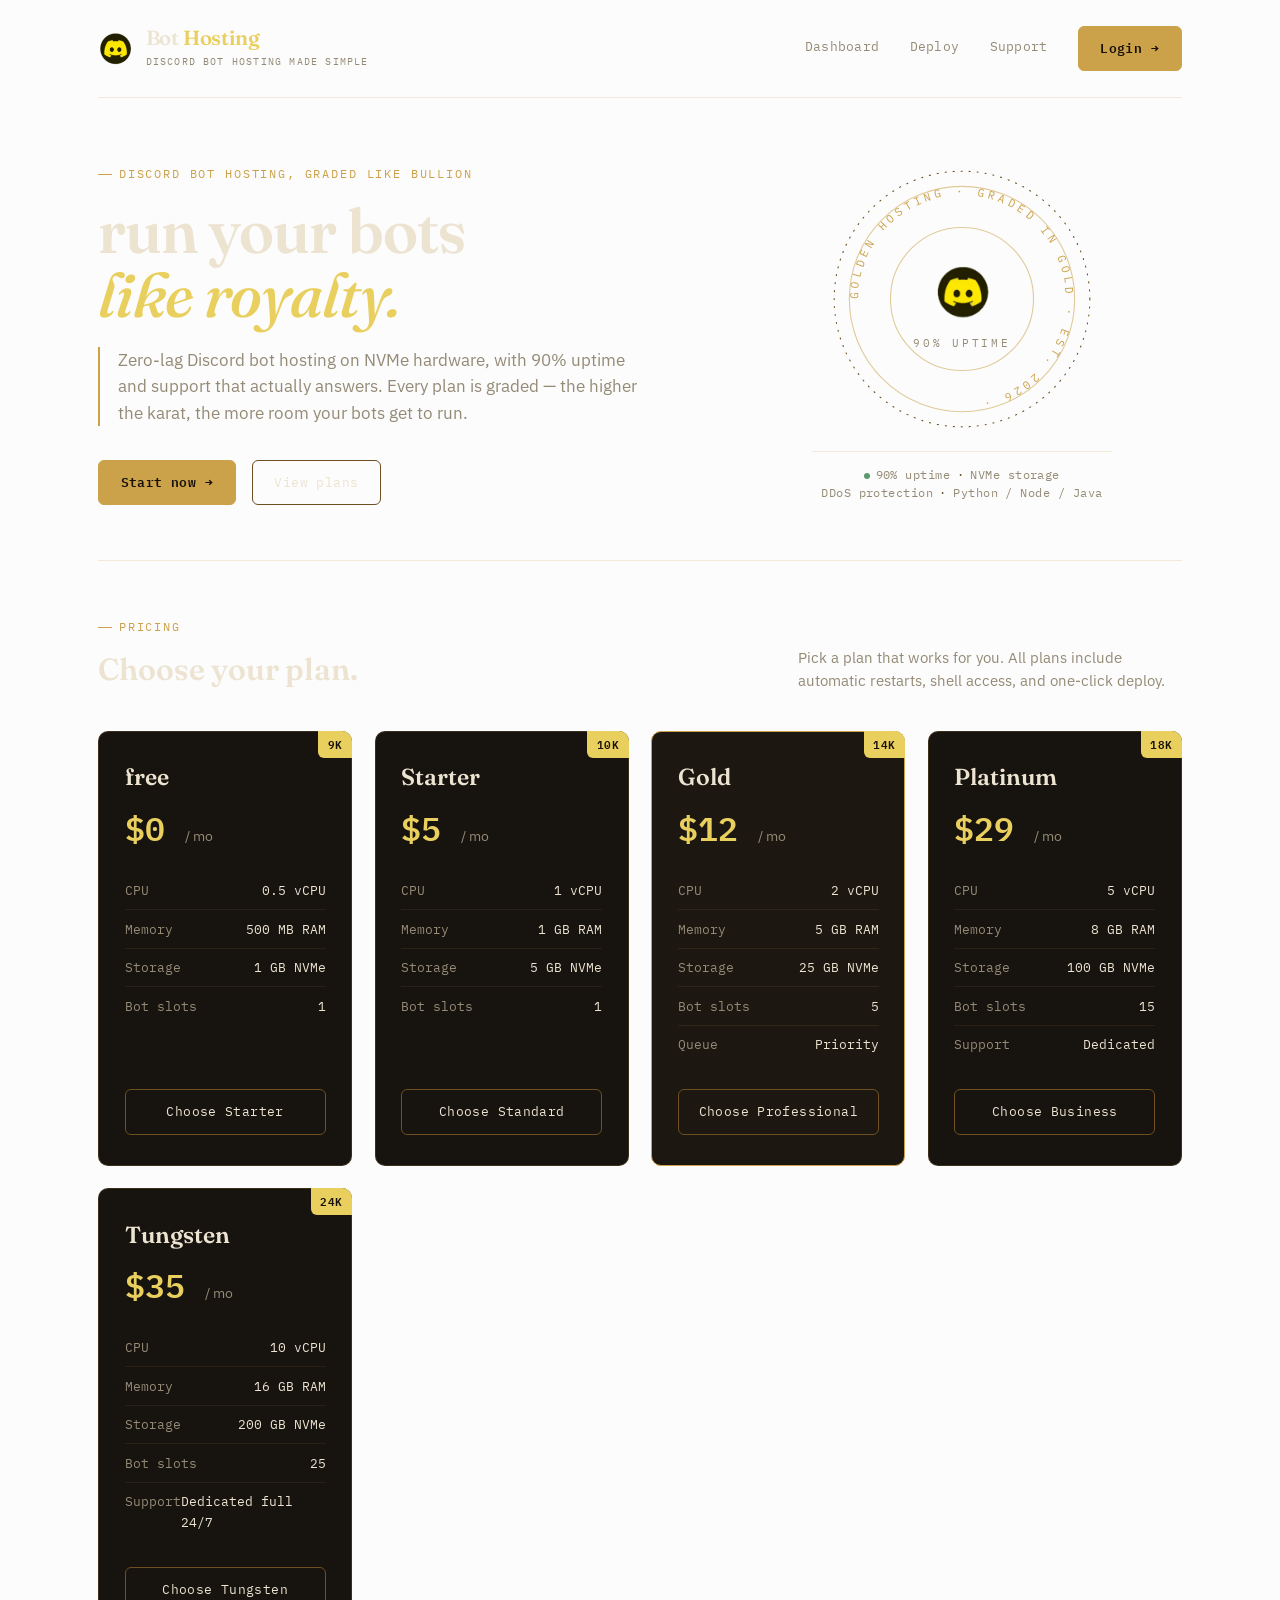
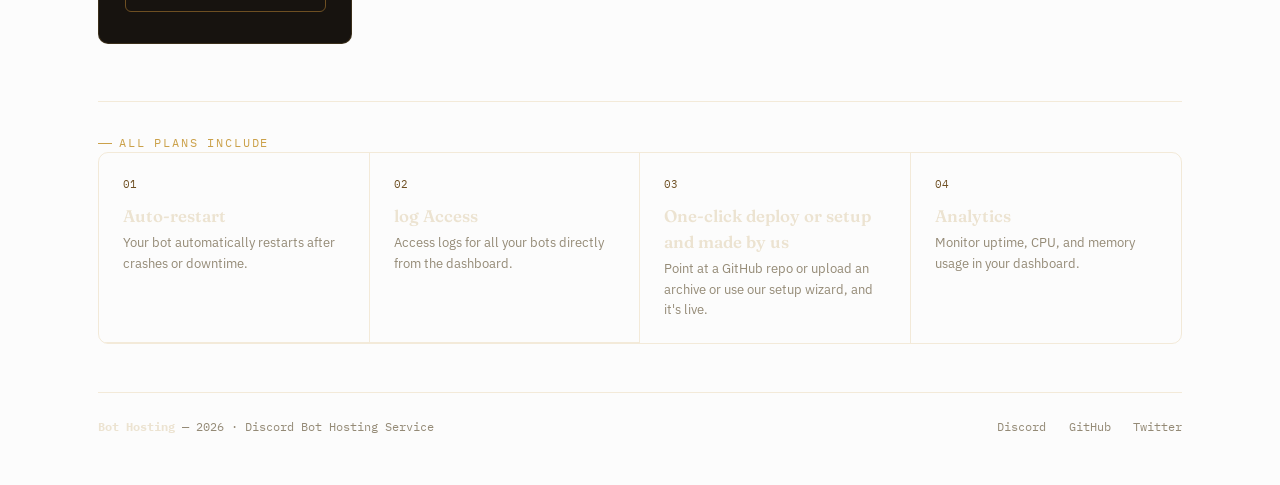
<file: Index.html>
<!DOCTYPE html>
<html lang="en">
<head>
<meta charset="UTF-8" />
<meta name="viewport" content="width=device-width, initial-scale=1.0" />
<title>Discord Bot Hosting - Simple and Affordable</title>
<meta name="description" content="Simple Discord bot hosting with uptime guarantee, NVMe storage, and DDoS protection." />
<link rel="preconnect" href="https://fonts.googleapis.com" />
<link rel="preconnect" href="https://fonts.gstatic.com" crossorigin />
<link href="https://fonts.googleapis.com/css2?family=Fraunces:ital,opsz,wght@0,9..144,300..700;1,9..144,400..600&family=IBM+Plex+Sans:wght@400;500;600&family=IBM+Plex+Mono:wght@400;500;600&display=swap" rel="stylesheet" />
<link rel="stylesheet" href="assets/style.css" />
</head>
<body>
<div class="shell">

  <header class="topbar">
    <a href="index.html" class="brand-lockup">
      <img src="assets/logo2.png" alt="" class="brand-mark" />
      <div>
        <span class="wordmark">Bot <em>Hosting</em></span>
        <span class="tag">Discord bot hosting made simple</span>
      </div>
    </a>
    <nav class="nav-actions">
      <a href="dashboard.html" class="navlink">Dashboard</a>
      <a href="deploy.html" class="navlink">Deploy</a>
      <a href="support.html" class="navlink">Support</a>
      <a href="login.html" class="btn btn-primary">Login <span class="arrow">→</span></a>
    </nav>
  </header>

  <section class="hero">
    <div>
      <span class="eyebrow">Discord bot hosting, graded like bullion</span>
      <h2>run your bots<br /><em>like royalty.</em></h2>
      <p class="lede">Zero-lag Discord bot hosting on NVMe hardware, with 90% uptime and support that actually answers. Every plan is graded — the higher the karat, the more room your bots get to run.</p>
      <div class="hero-actions">
        <a href="checkout.html" class="btn btn-primary">Start now <span class="arrow">→</span></a>
        <a href="#plans" class="btn btn-line">View plans</a>
      </div>
    </div>
    <div class="seal-wrap">
      <svg viewBox="0 0 240 240" role="img" aria-label="Golden Hosting hallmark">
        <defs>
          <path id="sealRing" d="M 120,120 m -96,0 a 96,96 0 1,1 192,0 a 96,96 0 1,1 -192,0" />
        </defs>
        <circle cx="120" cy="120" r="118" fill="none" stroke="#6e4f22" stroke-width="1" stroke-dasharray="1 6.4" stroke-linecap="round" />
        <circle cx="120" cy="120" r="104" fill="none" stroke="#cba14a" stroke-width="1" opacity="0.55" />
        <circle cx="120" cy="120" r="66" fill="none" stroke="#cba14a" stroke-width="1" opacity="0.55" />
        <text font-family="'IBM Plex Mono', monospace" font-size="10.4" letter-spacing="3.2" fill="#cba14a">
          <textPath href="#sealRing" startOffset="0%">GOLDEN HOSTING · GRADED IN GOLD · EST. 2026 · </textPath>
        </text>
        <image href="assets/logo2.png" x="80" y="88" width="80" height="52" />
        <text x="120" y="164" text-anchor="middle" font-family="'IBM Plex Mono', monospace" font-size="10" letter-spacing="2.5" fill="#948a76">90% UPTIME</text>
      </svg>
      <div class="ticker">
        <span class="dot"></span>90% uptime<span class="sep">·</span>NVMe storage<br />
        DDoS protection<span class="sep">·</span>Python / Node / Java
      </div>
    </div>
  </section>

  <div id="plans" class="plans-head">
    <div>
      <span class="eyebrow">Pricing</span>
      <h3>Choose your plan.</h3>
    </div>
    <p>Pick a plan that works for you. All plans include automatic restarts, shell access, and one-click deploy.</p>
  </div>

  <div class="plans-grid">
    <div class="ingot">
      <span class="karat">9K</span>
      <div class="plan-name">free</div>
      <div class="plan-price">$0 <small>/ mo</small></div>
      <ul class="plan-features">
        <li><span class="k">CPU</span> 0.5 vCPU</li>
        <li><span class="k">Memory</span> 500 MB RAM</li>
        <li><span class="k">Storage</span> 1 GB NVMe</li>
        <li><span class="k">Bot slots</span> 1</li>
      </ul>
      <a href="checkout.html" class="btn btn-line btn-block">Choose Starter</a>
    </div>

    <div class="ingot">
      <span class="karat">10K</span>
      <div class="plan-name">Starter</div>
      <div class="plan-price">$5 <small>/ mo</small></div>
      <ul class="plan-features">
        <li><span class="k">CPU</span> 1 vCPU</li>
        <li><span class="k">Memory</span> 1 GB RAM</li>
        <li><span class="k">Storage</span> 5 GB NVMe</li>
        <li><span class="k">Bot slots</span> 1</li>
      </ul>
      <a href="checkout.html" class="btn btn-line btn-block">Choose Standard</a>
    </div>

    <div class="ingot featured">
      <span class="karat">14K</span>
      <div class="plan-name">Gold</div>
      <div class="plan-price">$12 <small>/ mo</small></div>
      <ul class="plan-features">
        <li><span class="k">CPU</span> 2 vCPU</li>
        <li><span class="k">Memory</span> 5 GB RAM</li>
        <li><span class="k">Storage</span> 25 GB NVMe</li>
        <li><span class="k">Bot slots</span> 5</li>
        <li><span class="k">Queue</span> Priority</li>
      </ul>
      <a href="checkout.html" class="btn btn-line btn-block">Choose Professional</a>
    </div>

    <div class="ingot">
      <span class="karat">18K</span>
      <div class="plan-name">Platinum</div>
      <div class="plan-price">$29 <small>/ mo</small></div>
      <ul class="plan-features">
        <li><span class="k">CPU</span> 5 vCPU</li>
        <li><span class="k">Memory</span> 8 GB RAM</li>
        <li><span class="k">Storage</span> 100 GB NVMe</li>
        <li><span class="k">Bot slots</span> 15</li>
        <li><span class="k">Support</span> Dedicated</li>
      </ul>
      <a href="checkout.html" class="btn btn-line btn-block">Choose Business</a>
    </div>


    <div class="ingot">
      <span class="karat">24K</span>
      <div class="plan-name">Tungsten</div>
      <div class="plan-price">$35 <small>/ mo</small></div>
      <ul class="plan-features">
        <li><span class="k">CPU</span> 10 vCPU</li>
        <li><span class="k">Memory</span> 16 GB RAM</li>
        <li><span class="k">Storage</span> 200 GB NVMe</li>
        <li><span class="k">Bot slots</span> 25</li>
        <li><span class="k">Support</span> Dedicated full 24/7</li>
      </ul>
      <a href="checkout.html" class="btn btn-line btn-block">Choose Tungsten</a>
    </div>
  </div>

  <div class="ledger">
    <span class="eyebrow">All plans include</span>
    <div class="ledger-grid">
      <div class="ledger-row">
        <span class="num">01</span>
        <h4>Auto-restart</h4>
        <p>Your bot automatically restarts after crashes or downtime.</p>
      </div>
      <div class="ledger-row">
        <span class="num">02</span>
        <h4>log Access</h4>
        <p>Access logs for all your bots directly from the dashboard.</p>
      </div>
      <div class="ledger-row">
        <span class="num">03</span>
        <h4>One-click deploy or setup and made by us</h4>
        <p>Point at a GitHub repo or upload an archive or use our setup wizard, and it's live.</p>
      </div>
      <div class="ledger-row">
        <span class="num">04</span>
        <h4>Analytics</h4>
        <p>Monitor uptime, CPU, and memory usage in your dashboard.</p>
      </div>
    </div>
  </div>

  <footer class="gold-footer">
    <div><strong style="color:var(--bone);">Bot Hosting</strong> — 2026 · Discord Bot Hosting Service</div>
    <div class="social">
      <a href="#">Discord</a>
      <a href="#">GitHub</a>
      <a href="#">Twitter</a>
    </div>
  </footer>

</div>
</body>
</html>
</file>
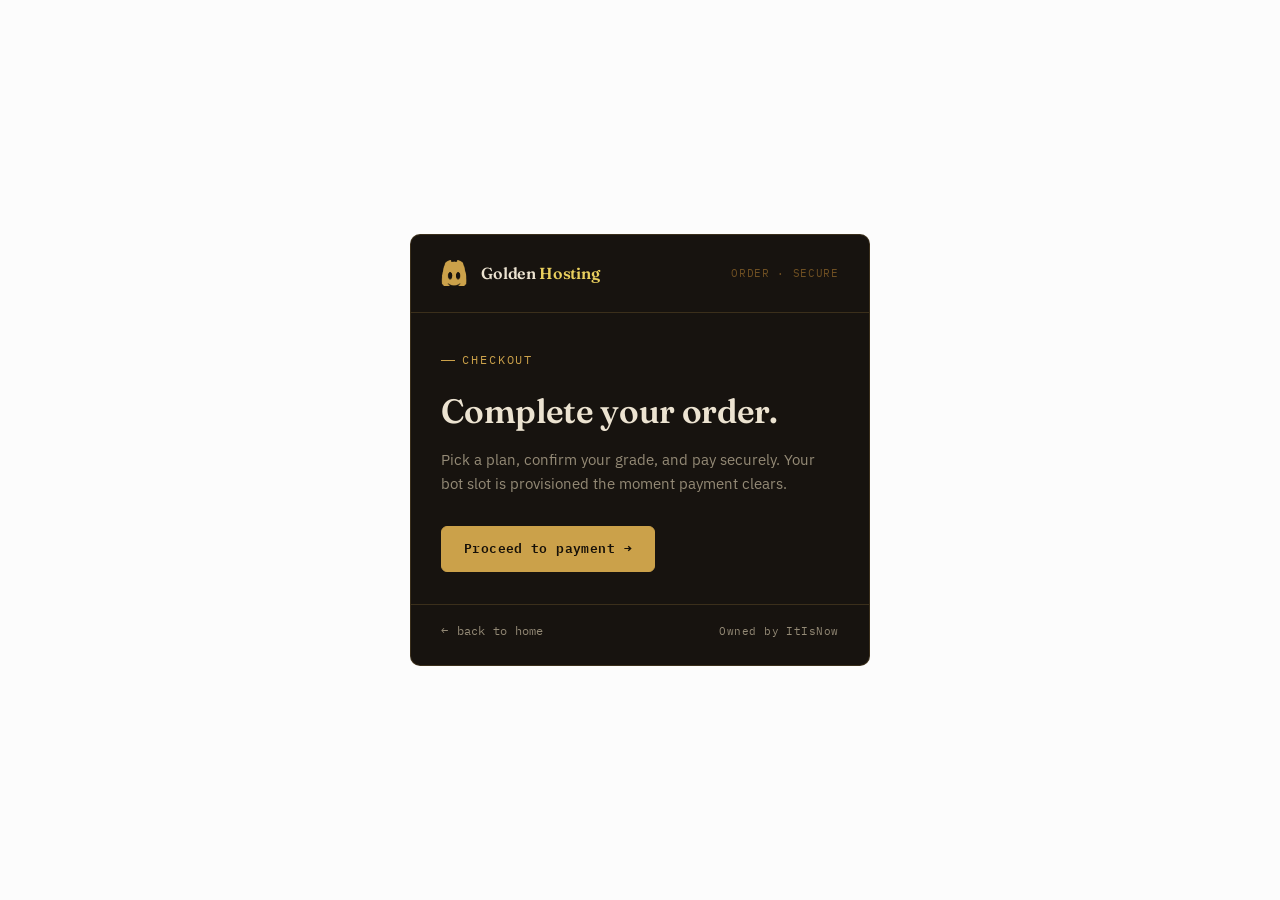
<file: checkout.html>
<!DOCTYPE html>
<html lang="en">
<head>
<meta charset="UTF-8" />
<meta name="viewport" content="width=device-width, initial-scale=1.0" />
<title>Checkout · Golden Hosting</title>
<link rel="preconnect" href="https://fonts.googleapis.com" />
<link rel="preconnect" href="https://fonts.gstatic.com" crossorigin />
<link href="https://fonts.googleapis.com/css2?family=Fraunces:ital,opsz,wght@0,9..144,300..700;1,9..144,400..600&family=IBM+Plex+Sans:wght@400;500;600&family=IBM+Plex+Mono:wght@400;500;600&display=swap" rel="stylesheet" />
<link rel="stylesheet" href="assets/style.css" />
</head>
<body>
<div class="slip-stage">
  <div class="slip">
    <div class="slip-head">
      <a href="index.html" class="brand-lockup">
        <img src="assets/mark_gold.png" alt="" class="brand-mark" />
        <span class="wordmark">Golden <em>Hosting</em></span>
      </a>
      <span class="slip-num">ORDER · SECURE</span>
    </div>
    <div class="slip-body">
      <span class="eyebrow">Checkout</span>
      <h1>Complete your order.</h1>
      <p class="desc">Pick a plan, confirm your grade, and pay securely. Your bot slot is provisioned the moment payment clears.</p>
      <a href="#" class="btn btn-primary">Proceed to payment <span class="arrow">→</span></a>
    </div>
    <div class="slip-foot">
      <a href="index.html" class="back-link"><span class="arrow">←</span> back to home</a>
      <span class="owned-by">Owned by ItIsNow</span>
    </div>
  </div>
</div>
</body>
</html>
</file>
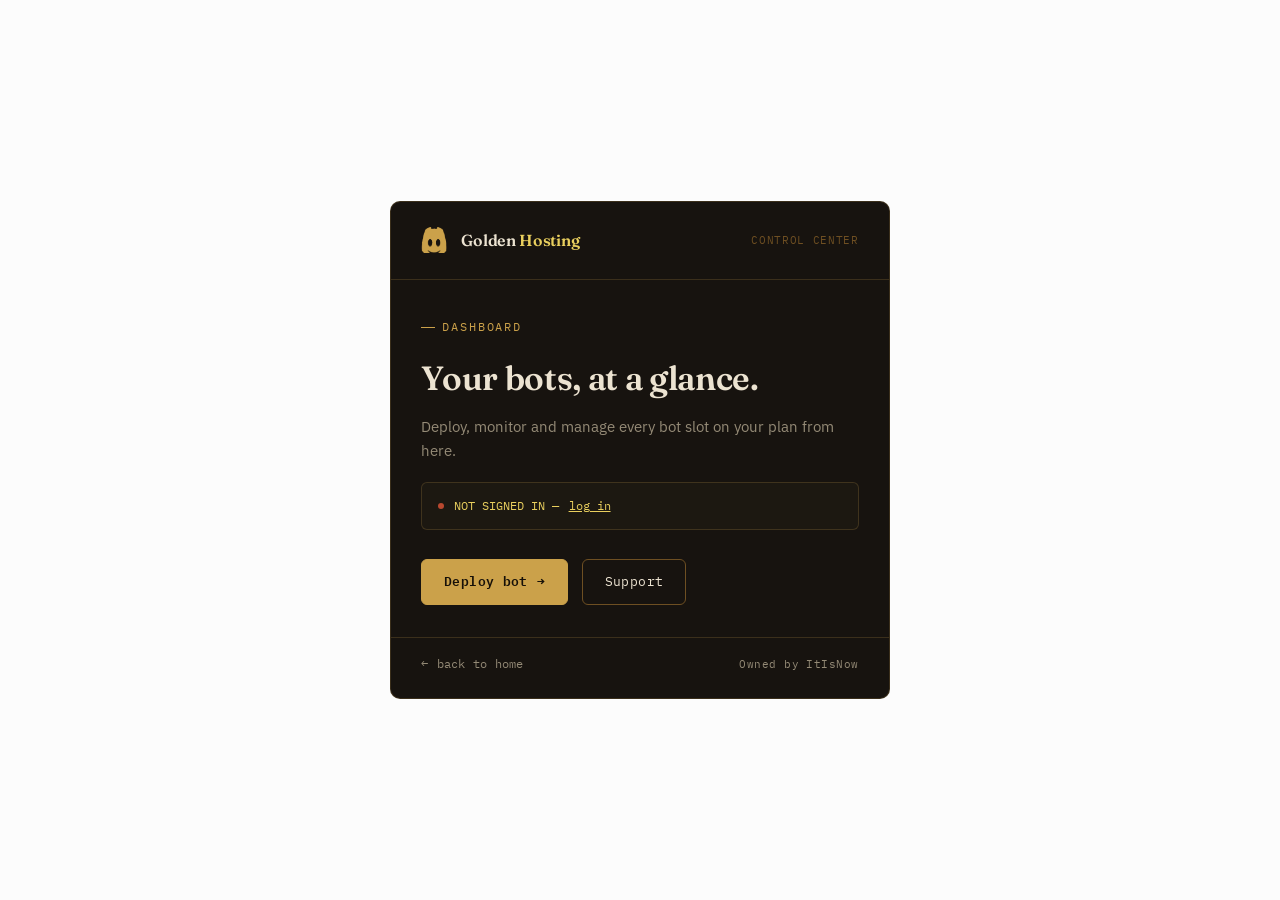
<file: dashboard.html>
<!DOCTYPE html>
<html lang="en">
<head>
<meta charset="UTF-8" />
<meta name="viewport" content="width=device-width, initial-scale=1.0" />
<title>Dashboard · Golden Hosting</title>
<link rel="preconnect" href="https://fonts.googleapis.com" />
<link rel="preconnect" href="https://fonts.gstatic.com" crossorigin />
<link href="https://fonts.googleapis.com/css2?family=Fraunces:ital,opsz,wght@0,9..144,300..700;1,9..144,400..600&family=IBM+Plex+Sans:wght@400;500;600&family=IBM+Plex+Mono:wght@400;500;600&display=swap" rel="stylesheet" />
<link rel="stylesheet" href="assets/style.css" />
</head>
<body>
<div class="slip-stage">
  <div class="slip" style="max-width:500px;">
    <div class="slip-head">
      <a href="index.html" class="brand-lockup">
        <img src="assets/mark_gold.png" alt="" class="brand-mark" />
        <span class="wordmark">Golden <em>Hosting</em></span>
      </a>
      <span class="slip-num">CONTROL CENTER</span>
    </div>
    <div class="slip-body">
      <span class="eyebrow">Dashboard</span>
      <h1>Your bots, at a glance.</h1>
      <p class="desc" style="margin-bottom:1.2rem;">Deploy, monitor and manage every bot slot on your plan from here.</p>

      <div id="userDisplay" class="readout"><span class="dot"></span> reading session…</div>

      <div class="action-row">
        <a href="deploy.html" class="btn btn-primary">Deploy bot <span class="arrow">→</span></a>
        <a href="support.html" class="btn btn-line">Support</a>
      </div>
    </div>
    <div class="slip-foot">
      <a href="index.html" class="back-link"><span class="arrow">←</span> back to home</a>
      <span class="owned-by">Owned by ItIsNow</span>
    </div>
  </div>
</div>

<script>
  const session = localStorage.getItem('goldenSession');
  const userDisplay = document.getElementById('userDisplay');
  if (session) {
    try {
      const data = JSON.parse(session);
      userDisplay.innerHTML = '<span class="dot"></span> SESSION — ' + data.name + ' · ' + data.email;
    } catch (e) {
      userDisplay.innerHTML = '<span class="dot"></span> SESSION — welcome back';
    }
  } else {
    userDisplay.classList.add('warn');
    userDisplay.innerHTML = '<span class="dot"></span> NOT SIGNED IN — <a href="login.html">log in</a>';
  }
</script>
</body>
</html>
</file>
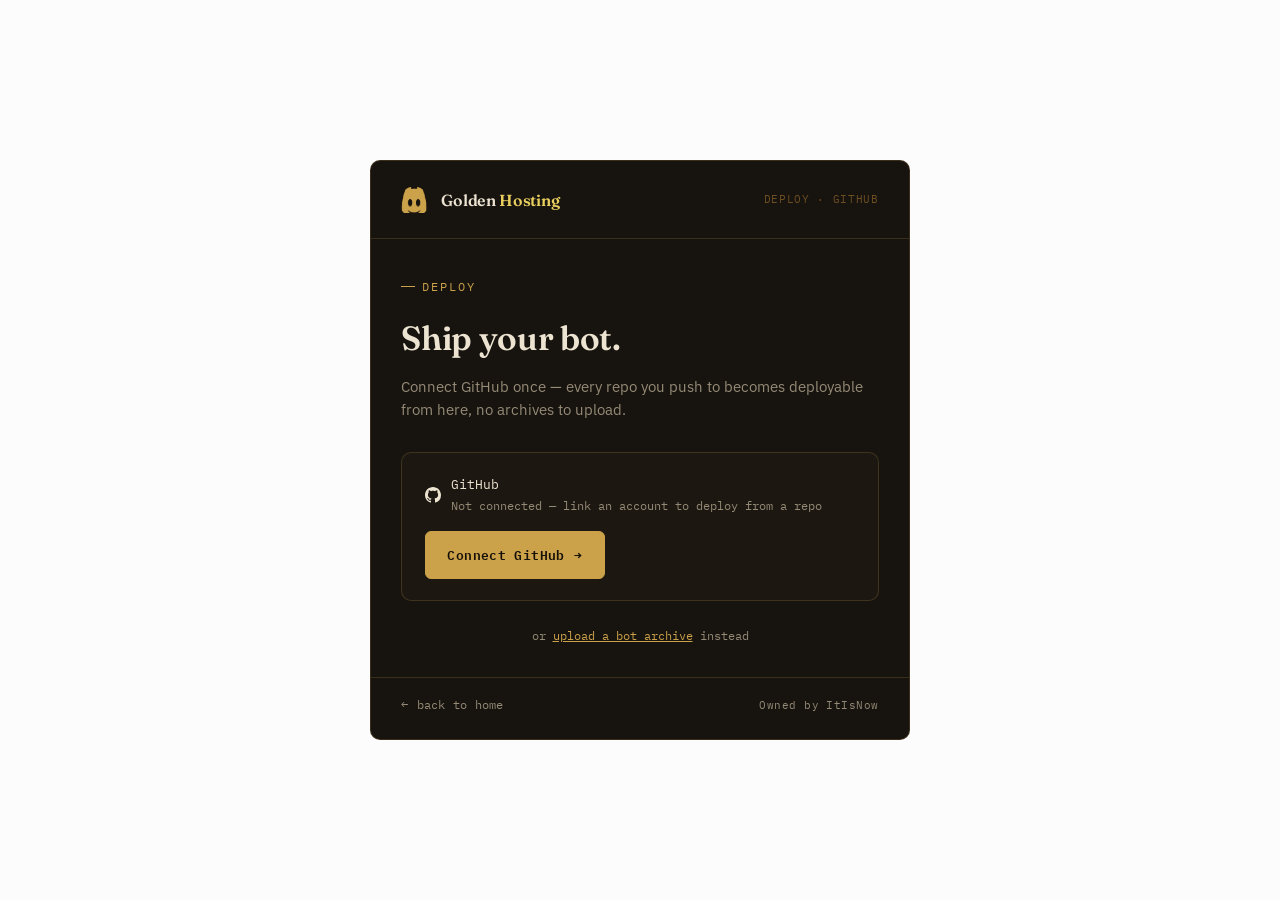
<file: deploy.html>
<!DOCTYPE html>
<html lang="en">
<head>
<meta charset="UTF-8" />
<meta name="viewport" content="width=device-width, initial-scale=1.0" />
<title>Deploy · Golden Hosting</title>
<link rel="preconnect" href="https://fonts.googleapis.com" />
<link rel="preconnect" href="https://fonts.gstatic.com" crossorigin />
<link href="https://fonts.googleapis.com/css2?family=Fraunces:ital,opsz,wght@0,9..144,300..700;1,9..144,400..600&family=IBM+Plex+Sans:wght@400;500;600&family=IBM+Plex+Mono:wght@400;500;600&display=swap" rel="stylesheet" />
<link rel="stylesheet" href="assets/style.css" />
</head>
<body>
<div class="slip-stage">
  <div class="slip" style="max-width:540px;">
    <div class="slip-head">
      <a href="index.html" class="brand-lockup">
        <img src="assets/mark_gold.png" alt="" class="brand-mark" />
        <span class="wordmark">Golden <em>Hosting</em></span>
      </a>
      <span class="slip-num">DEPLOY · GITHUB</span>
    </div>
    <div class="slip-body">
      <span class="eyebrow">Deploy</span>
      <h1>Ship your bot.</h1>
      <p class="desc">Connect GitHub once — every repo you push to becomes deployable from here, no archives to upload.</p>

      <div class="connect-card">
        <!-- disconnected state -->
        <div id="ghDisconnected" class="connect-row">
          <span class="connect-label">
            <svg class="gh-icon" viewBox="0 0 16 16" fill="currentColor" style="color:var(--bone);"><path d="M8 0C3.58 0 0 3.58 0 8c0 3.54 2.29 6.53 5.47 7.59.4.07.55-.17.55-.38 0-.19-.01-.82-.01-1.49-2.01.37-2.53-.49-2.69-.94-.09-.23-.48-.94-.82-1.13-.28-.15-.68-.52-.01-.53.63-.01 1.08.58 1.23.82.72 1.21 1.87.87 2.33.66.07-.52.28-.87.51-1.07-1.78-.2-3.64-.89-3.64-3.95 0-.87.31-1.59.82-2.15-.08-.2-.36-1.02.08-2.12 0 0 .67-.21 2.2.82.64-.18 1.32-.27 2-.27.68 0 1.36.09 2 .27 1.53-1.04 2.2-.82 2.2-.82.44 1.1.16 1.92.08 2.12.51.56.82 1.27.82 2.15 0 3.07-1.87 3.75-3.65 3.95.29.25.54.73.54 1.48 0 1.07-.01 1.93-.01 2.2 0 .21.15.46.55.38A8.01 8.01 0 0 0 16 8c0-4.42-3.58-8-8-8Z"/></svg>
            <span>
              GitHub
              <small>Not connected — link an account to deploy from a repo</small>
            </span>
          </span>
          <button id="ghConnectBtn" class="btn btn-primary" type="button">Connect GitHub <span class="arrow">→</span></button>
        </div>

        <!-- connected state -->
        <div id="ghConnected" style="display:none;">
          <div class="gh-status">
            <span class="who"><span class="dot"></span> CONNECTED — <span id="ghUserLabel"></span></span>
            <button id="ghDisconnectBtn" class="gh-disconnect" type="button">Disconnect</button>
          </div>
          <div class="field-row">
            <div class="field">
              <label for="ghRepo">Repository</label>
              <select id="ghRepo">
                <option value="">Select a repo…</option>
              </select>
            </div>
            <div class="field">
              <label for="ghBranch">Branch</label>
              <select id="ghBranch">
                <option value="main">main</option>
                <option value="dev">dev</option>
                <option value="release">release</option>
              </select>
            </div>
          </div>
          <button id="ghDeployBtn" class="btn btn-primary btn-block" type="button" disabled>Deploy from GitHub <span class="arrow">→</span></button>
          <div id="deployLog" class="deploy-log"><span class="dot"></span><span id="deployLogText"></span></div>
        </div>
      </div>

      <p class="upload-alt">or <a href="#">upload a bot archive</a> instead</p>
    </div>
    <div class="slip-foot">
      <a href="index.html" class="back-link"><span class="arrow">←</span> back to home</a>
      <span class="owned-by">Owned by ItIsNow</span>
    </div>
  </div>
</div>

<script>
  const disconnectedEl = document.getElementById('ghDisconnected');
  const connectedEl = document.getElementById('ghConnected');
  const userLabel = document.getElementById('ghUserLabel');
  const repoSelect = document.getElementById('ghRepo');
  const branchSelect = document.getElementById('ghBranch');
  const deployBtn = document.getElementById('ghDeployBtn');
  const deployLog = document.getElementById('deployLog');
  const deployLogText = document.getElementById('deployLogText');

  const DEMO_REPOS = ['music-bot', 'mod-bot', 'ticket-bot', 'economy-bot'];

  function renderConnected(username) {
    disconnectedEl.style.display = 'none';
    connectedEl.style.display = 'block';
    userLabel.textContent = 'github.com/' + username;
    repoSelect.innerHTML = '<option value="">Select a repo…</option>' +
      DEMO_REPOS.map(r => `<option value="${username}/${r}">${username}/${r}</option>`).join('');
  }

  function renderDisconnected() {
    disconnectedEl.style.display = 'flex';
    connectedEl.style.display = 'none';
    deployLog.classList.remove('show');
    deployBtn.disabled = true;
    deployBtn.textContent = '';
    deployBtn.innerHTML = 'Deploy from GitHub <span class="arrow">→</span>';
  }

  const saved = localStorage.getItem('goldenGithub');
  if (saved) {
    try {
      const data = JSON.parse(saved);
      renderConnected(data.username);
    } catch (e) { renderDisconnected(); }
  }

  document.getElementById('ghConnectBtn').addEventListener('click', () => {
    const username = prompt('GitHub username to connect:');
    if (!username) return;
    localStorage.setItem('goldenGithub', JSON.stringify({ username }));
    renderConnected(username);
  });

  document.getElementById('ghDisconnectBtn').addEventListener('click', () => {
    localStorage.removeItem('goldenGithub');
    renderDisconnected();
  });

  repoSelect.addEventListener('change', () => {
    deployBtn.disabled = !repoSelect.value;
    deployLog.classList.remove('show');
  });

  deployBtn.addEventListener('click', () => {
    if (!repoSelect.value) return;
    deployLogText.textContent = 'DEPLOY QUEUED — ' + repoSelect.value + '@' + branchSelect.value;
    deployLog.classList.add('show');
    deployBtn.innerHTML = 'Redeploy <span class="arrow">→</span>';
  });
</script>
</body>
</html>
</file>
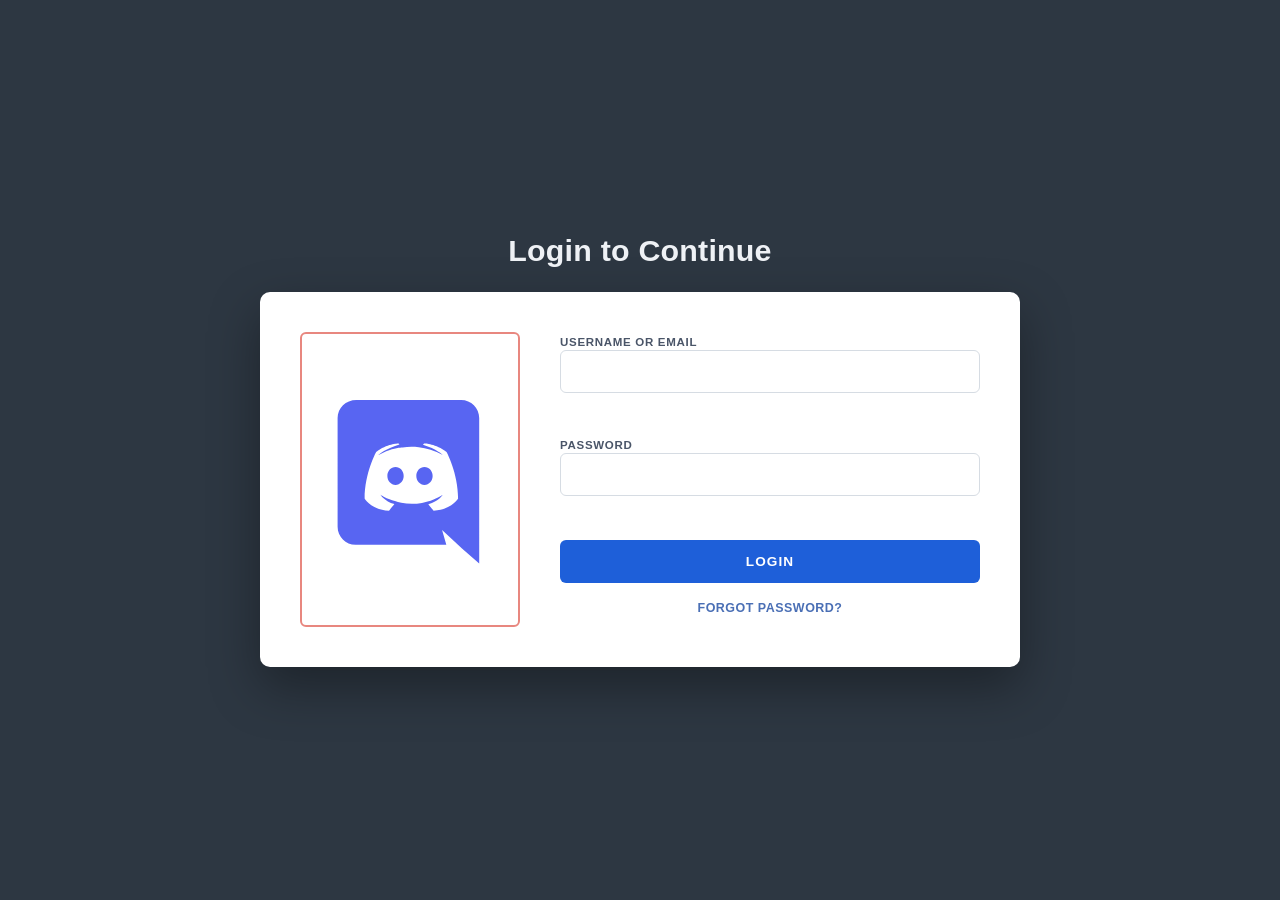
<file: Login.html>
<!DOCTYPE html>
<html lang="en">
<head>
<meta charset="UTF-8">
<meta name="viewport" content="width=device-width, initial-scale=1.0">
<title>Login to Continue</title>
<style>
  :root{
    --ink: #2d3742;
    --ink-soft: #4a5568;
    --card: #ffffff;
    --field-border: #d6dce3;
    --field-border-error: #e8877f;
    --error-text: #e8877f;
    --accent-blue: #1e5fd9;
    --accent-blue-hover: #184dae;
    --link: #4a6fb5;
    --rex-body: #c8752f;
    --rex-body-dark: #a85e22;
    --rex-belly: #e69551;
  }
  *{box-sizing:border-box;}
  body{
    margin:0;
    min-height:100vh;
    display:flex;
    align-items:center;
    justify-content:center;
    background: var(--ink);
    font-family: "Segoe UI", Helvetica, Arial, sans-serif;
    padding: 24px;
  }
  .page{
    width:100%;
    max-width:760px;
  }
  h1.title{
    color:#eef1f5;
    text-align:center;
    font-size:1.9rem;
    font-weight:700;
    margin: 0 0 24px 0;
    letter-spacing:.2px;
  }
  .card{
    background: var(--card);
    border-radius: 10px;
    padding: 40px;
    display:grid;
    grid-template-columns: 220px 1fr;
    gap: 40px;
    box-shadow: 0 20px 50px rgba(0,0,0,.35);
  }
  .mascot-wrap{
    border: 2px solid #e8877f;
    border-radius: 6px;
    display:flex;
    align-items:center;
    justify-content:center;
    padding: 10px;
  }
  .mascot-wrap svg{ width:100%; height:auto; display:block; }

  form{ display:flex; flex-direction:column; }
  label{
    font-size: .72rem;
    font-weight:700;
    letter-spacing: .06em;
    color: var(--ink-soft);
    margin-bottom:8px;
    text-transform:uppercase;
  }
  input{
    width:100%;
    padding: 12px 14px;
    border-radius: 6px;
    border: 1.5px solid var(--field-border);
    font-size: .95rem;
    outline:none;
    color:var(--ink);
    transition: border-color .15s ease, box-shadow .15s ease;
  }
  input:focus{
    border-color: var(--accent-blue);
    box-shadow: 0 0 0 3px rgba(30,95,217,.15);
  }
  input.error{
    border-color: var(--field-border-error);
  }
  .error-msg{
    color: var(--error-text);
    font-size: .8rem;
    margin: 6px 0 0 0;
    min-height: 1.1em;
  }
  .field{ margin-bottom: 18px; }
  .field:nth-of-type(1){ margin-bottom: 22px; }

  button.login-btn{
    margin-top: 6px;
    background: var(--accent-blue);
    color:#fff;
    border:none;
    border-radius: 6px;
    padding: 14px;
    font-size: .85rem;
    font-weight:700;
    letter-spacing:.08em;
    text-transform:uppercase;
    cursor:pointer;
    transition: background .15s ease, transform .05s ease;
  }
  button.login-btn:hover{ background: var(--accent-blue-hover); }
  button.login-btn:active{ transform: translateY(1px); }
  button.login-btn:disabled{ opacity:.7; cursor:progress; }

  .forgot{
    text-align:center;
    margin-top: 18px;
    font-size: .78rem;
    letter-spacing:.04em;
  }
  .forgot a{
    color: var(--link);
    text-decoration:none;
    text-transform:uppercase;
    font-weight:600;
  }
  .forgot a:hover{ text-decoration:underline; }

  .success{
    display:none;
    background:#e7f6ec;
    border:1px solid #a9dcb9;
    color:#276b3d;
    padding:12px 14px;
    border-radius:6px;
    font-size:.85rem;
    margin-bottom:16px;
  }

  @media (max-width: 560px){
    .card{ grid-template-columns: 1fr; padding: 28px; }
    .mascot-wrap{ max-width: 220px; margin: 0 auto; }
  }

  input:focus-visible, button:focus-visible, a:focus-visible{
    outline: 3px solid #8fb4ff;
    outline-offset: 2px;
  }
</style>
</head>
<body>
<div class="page">
  <h1 class="title">Login to Continue</h1>
  <div class="card">
    <div class="mascot-wrap">
      <svg viewBox="0 0 245 240" xmlns="http://www.w3.org/2000/svg">
        <path fill="#5865F2" d="M104.4 103.9c-5.7 0-10.2 5-10.2 11.1s4.6 11.1 10.2 11.1c5.7 0 10.2-5 10.2-11.1.1-6.1-4.5-11.1-10.2-11.1zm36.2 0c-5.7 0-10.2 5-10.2 11.1s4.6 11.1 10.2 11.1c5.7 0 10.2-5 10.2-11.1s-4.5-11.1-10.2-11.1z"/>
        <path fill="#5865F2" d="M189.5 20h-134C42.1 20 32 30.1 32 42.6v135.7c0 12.5 10.1 22.6 22.5 22.6h113.4l-5.3-18.5 12.8 11.9 12.1 11.2 21.5 19V42.6C209 30.1 198.9 20 186.4 20h3.1zM152 158.4s-3.6-4.3-6.6-8.1c13.1-3.7 18.1-11.9 18.1-11.9-4.1 2.7-8 4.6-11.5 5.9-5 2.1-9.8 3.5-14.5 4.3-9.6 1.8-18.4 1.3-25.9-.1-5.7-1.1-10.6-2.7-14.7-4.3-2.3-.9-4.8-2-7.3-3.4-.3-.2-.6-.3-.9-.5-.2-.1-.3-.2-.4-.3-1.8-1-2.8-1.7-2.8-1.7s4.8 8 17.5 11.8c-3 3.8-6.7 8.3-6.7 8.3-22.1-.7-30.5-15.2-30.5-15.2 0-32.2 14.4-58.3 14.4-58.3 14.4-10.8 28.1-10.5 28.1-10.5l1 1.2c-18 5.2-26.3 13.1-26.3 13.1s2.2-1.2 5.9-2.9c10.7-4.7 19.2-6 22.7-6.3.6-.1 1.1-.2 1.7-.2 6.1-.8 13-1 20.2-.2 9.5 1.1 19.7 3.9 30.1 9.6 0 0-7.9-7.5-24.9-12.7l1.4-1.6s13.7-.3 28.1 10.5c0 0 14.4 26.1 14.4 58.3 0-.1-8.4 14.4-30.5 15.1z"/>
      </svg>
    </div>

    <div>
      <div class="success" id="successMsg">You're logged in. Welcome back!</div>
      <form id="loginForm" novalidate>
        <div class="field">
          <label for="username">Username or Email</label>
          <input type="text" id="username" name="username" autocomplete="username">
          <p class="error-msg" id="usernameError"></p>
        </div>
        <div class="field">
          <label for="password">Password</label>
          <input type="password" id="password" name="password" autocomplete="current-password">
          <p class="error-msg" id="passwordError"></p>
        </div>
        <button type="submit" class="login-btn" id="submitBtn">Login</button>
        <p class="forgot"><a href="#" id="forgotLink">Forgot Password?</a></p>
      </form>
    </div>
  </div>
</div>

<script>
  const form = document.getElementById('loginForm');
  const username = document.getElementById('username');
  const password = document.getElementById('password');
  const usernameError = document.getElementById('usernameError');
  const passwordError = document.getElementById('passwordError');
  const submitBtn = document.getElementById('submitBtn');
  const successMsg = document.getElementById('successMsg');

  function clearError(input, errorEl){
    input.classList.remove('error');
    errorEl.textContent = '';
  }
  function setError(input, errorEl, message){
    input.classList.add('error');
    errorEl.textContent = message;
  }

  username.addEventListener('input', () => { if(username.value.trim()) clearError(username, usernameError); });
  password.addEventListener('input', () => { if(password.value) clearError(password, passwordError); });

  form.addEventListener('submit', function(e){
    e.preventDefault();
    successMsg.style.display = 'none';
    let valid = true;

    if(!username.value.trim()){
      setError(username, usernameError, 'A username or email must be provided.');
      valid = false;
    } else {
      clearError(username, usernameError);
    }

    if(!password.value){
      setError(password, passwordError, 'Please enter your account password.');
      valid = false;
    } else {
      clearError(password, passwordError);
    }

    if(!valid) return;

    submitBtn.disabled = true;
    submitBtn.textContent = 'Logging in…';
    setTimeout(() => {
      submitBtn.disabled = false;
      submitBtn.textContent = 'Login';
      successMsg.style.display = 'block';
      form.reset();
    }, 900);
  });

  document.getElementById('forgotLink').addEventListener('click', function(e){
    e.preventDefault();
    alert('Password reset flow goes here.');
  });
</script>
</body>
</html>
</file>
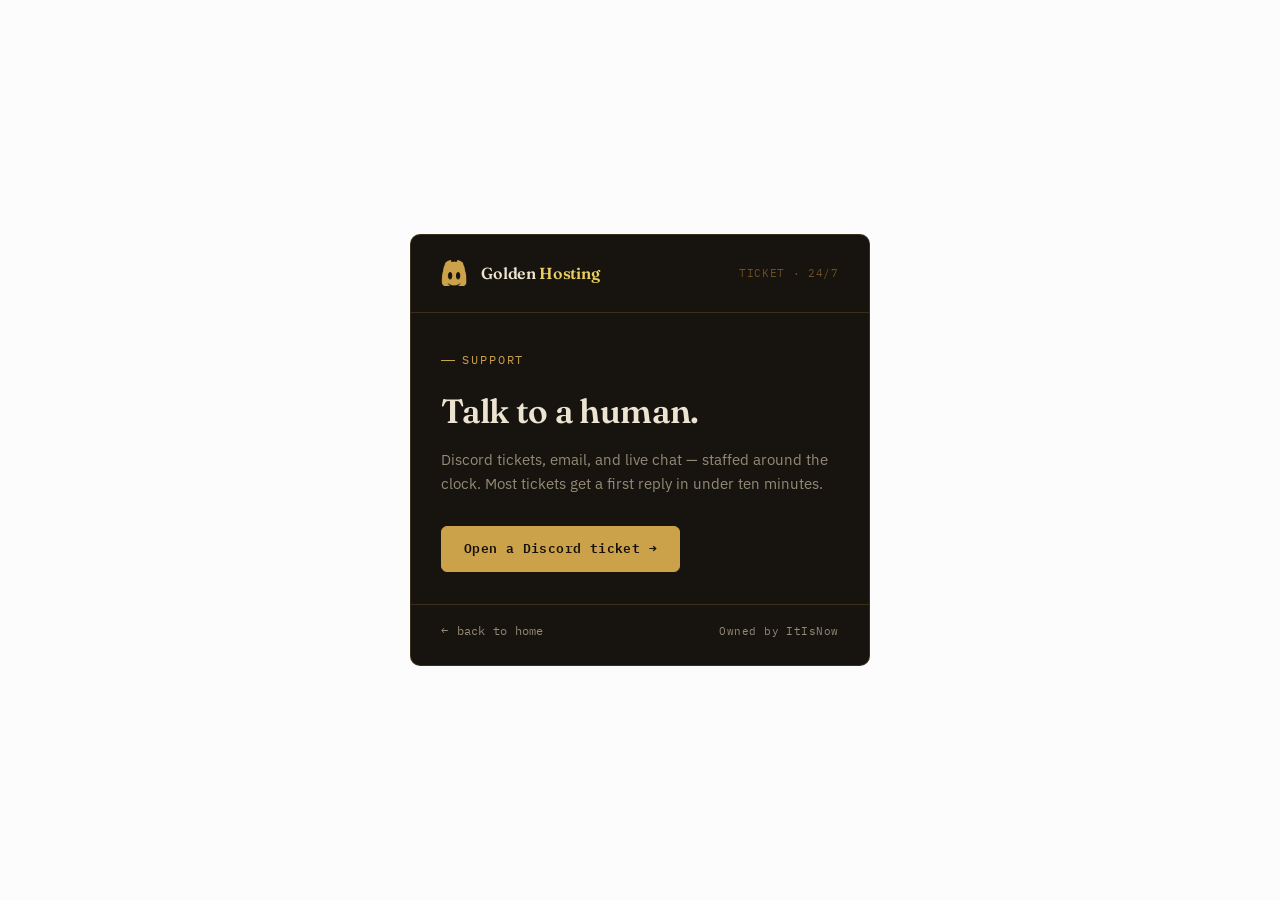
<file: support.html>
<!DOCTYPE html>
<html lang="en">
<head>
<meta charset="UTF-8" />
<meta name="viewport" content="width=device-width, initial-scale=1.0" />
<title>Support · Golden Hosting</title>
<link rel="preconnect" href="https://fonts.googleapis.com" />
<link rel="preconnect" href="https://fonts.gstatic.com" crossorigin />
<link href="https://fonts.googleapis.com/css2?family=Fraunces:ital,opsz,wght@0,9..144,300..700;1,9..144,400..600&family=IBM+Plex+Sans:wght@400;500;600&family=IBM+Plex+Mono:wght@400;500;600&display=swap" rel="stylesheet" />
<link rel="stylesheet" href="assets/style.css" />
</head>
<body>
<div class="slip-stage">
  <div class="slip">
    <div class="slip-head">
      <a href="index.html" class="brand-lockup">
        <img src="assets/mark_gold.png" alt="" class="brand-mark" />
        <span class="wordmark">Golden <em>Hosting</em></span>
      </a>
      <span class="slip-num">TICKET · 24/7</span>
    </div>
    <div class="slip-body">
      <span class="eyebrow">Support</span>
      <h1>Talk to a human.</h1>
      <p class="desc">Discord tickets, email, and live chat — staffed around the clock. Most tickets get a first reply in under ten minutes.</p>
      <a href="#" class="btn btn-primary">Open a Discord ticket <span class="arrow">→</span></a>
    </div>
    <div class="slip-foot">
      <a href="index.html" class="back-link"><span class="arrow">←</span> back to home</a>
      <span class="owned-by">Owned by ItIsNow</span>
    </div>
  </div>
</div>
</body>
</html>
</file>
<file: assets/style.css>
/* =========================================================
   GOLDEN HOSTING — design system
   A hallmark/assay mark is the throughline: gold hosting,
   graded like bullion. 10K / 18K / 24K plan tiers, a stamped
   seal as the brand mark, ledger-style specs instead of icon
   tiles. Flat, engraved, precise — not glowing glass.
   ========================================================= */

:root{
  /* --- color --- */
  --ink:        #fcfcfc;   /* page background, warm near-black */
  --panel:      #17130f;   /* card fill */
  --panel-2:    #1c1811;   /* raised card fill */
  --line:       rgba(203,161,74,0.20);   /* hairline rule */
  --line-soft:  rgba(203,161,74,0.10);
  --gold:       #cba14a;   /* working gold — text, rules, icons */
  --gold-bright:#e9cf5e;   /* bullion gold — large fills, the wordmark */
  --bronze:     #6e4f22;   /* deep bronze — borders, recessed edges */
  --bone:       #ece3d1;   /* body copy on dark */
  --muted:      #948a76;   /* secondary text, warm grey */
  --ember:      #b8482f;   /* the brand's red, used once per view */
  --signal:     #5c9a6d;   /* status green — functional only */
  --paper:      #0f0d0a;

  /* --- type --- */
  --f-display: "Fraunces", "Iowan Old Style", serif;
  --f-body:    "IBM Plex Sans", system-ui, sans-serif;
  --f-mono:    "IBM Plex Mono", ui-monospace, monospace;

  --radius: 10px;
  --radius-sm: 6px;
}

*{ margin:0; padding:0; box-sizing:border-box; }

html{ background:var(--ink); }

body{
  background:var(--ink);
  font-family:var(--f-body);
  color:var(--bone);
  line-height:1.55;
  min-height:100vh;
  -webkit-font-smoothing:antialiased;
}



a{ color:inherit; }

.eyebrow{
  font-family:var(--f-mono);
  font-size:0.72rem;
  letter-spacing:0.16em;
  text-transform:uppercase;
  color:var(--gold);
  display:flex;
  align-items:center;
  gap:0.6em;
}
.eyebrow::before{
  content:"";
  width:14px; height:1px;
  background:var(--gold);
  display:inline-block;
}

/* ---------- shell / nav ---------- */

.shell{
  max-width:1180px;
  margin:0 auto;
  padding:0 clamp(1.25rem, 4vw, 3rem);
}

.topbar{
  display:flex;
  align-items:center;
  justify-content:space-between;
  gap:2rem;
  padding:1.6rem 0;
  border-bottom:1px solid var(--line);
  flex-wrap:wrap;
}

.brand-lockup{
  display:flex;
  align-items:center;
  gap:0.85rem;
  text-decoration:none;
}
.brand-mark{ width:34px; height:34px; flex-shrink:0; }
.brand-lockup .wordmark{
  font-family:var(--f-display);
  font-weight:600;
  font-size:1.28rem;
  letter-spacing:-0.01em;
  color:var(--bone);
  line-height:1;
}
.brand-lockup .wordmark em{
  font-style:normal;
  color:var(--gold-bright);
}
.brand-lockup .tag{
  font-family:var(--f-mono);
  font-size:0.62rem;
  letter-spacing:0.12em;
  color:var(--muted);
  text-transform:uppercase;
  display:block;
  margin-top:0.15rem;
}

.nav-actions{
  display:flex;
  align-items:center;
  gap:1.9rem;
  flex-wrap:wrap;
}
.nav-actions a.navlink{
  font-family:var(--f-mono);
  font-size:0.8rem;
  letter-spacing:0.02em;
  text-decoration:none;
  color:var(--muted);
  border-bottom:1px solid transparent;
  padding-bottom:2px;
  transition:color .15s ease, border-color .15s ease;
}
.nav-actions a.navlink:hover{ color:var(--gold-bright); border-color:var(--gold); }

/* ---------- buttons ---------- */

.btn{
  font-family:var(--f-mono);
  font-size:0.8rem;
  letter-spacing:0.03em;
  text-decoration:none;
  display:inline-flex;
  align-items:center;
  gap:0.55rem;
  padding:0.75rem 1.35rem;
  border-radius:var(--radius-sm);
  cursor:pointer;
  transition:transform .12s ease, background .15s ease, border-color .15s ease;
  white-space:nowrap;
}
.btn-primary{
  background:var(--gold);
  color:#161008;
  border:1px solid var(--gold);
  font-weight:600;
}
.btn-primary:hover{ background:var(--gold-bright); border-color:var(--gold-bright); }
.btn-primary:disabled{
  background:var(--panel);
  border-color:var(--line);
  color:var(--muted);
  cursor:not-allowed;
}
.btn-primary:disabled:hover{ background:var(--panel); border-color:var(--line); }
.btn-line{
  background:transparent;
  border:1px solid var(--bronze);
  color:var(--bone);
}
.btn-line:hover{ border-color:var(--gold); color:var(--gold-bright); }
.btn-block{ width:100%; justify-content:center; }
.btn .arrow{ transition:transform .15s ease; }
.btn:hover .arrow{ transform:translateX(3px); }

.back-link{
  display:inline-flex;
  align-items:center;
  gap:0.5rem;
  font-family:var(--f-mono);
  font-size:0.76rem;
  color:var(--muted);
  text-decoration:none;
  letter-spacing:0.02em;
}
.back-link:hover{ color:var(--gold-bright); }
.back-link .arrow{ transition:transform .15s ease; }
.back-link:hover .arrow{ transform:translateX(-3px); }

/* ---------- hero ---------- */

.hero{
  display:grid;
  grid-template-columns:1.15fr 0.85fr;
  gap:3rem;
  align-items:center;
  padding:4.2rem 0 3.4rem;
  border-bottom:1px solid var(--line);
}

.hero h2{
  font-family:var(--f-display);
  font-weight:600;
  font-size:clamp(2.6rem, 5vw, 3.9rem);
  line-height:1.02;
  letter-spacing:-0.015em;
  color:var(--bone);
  margin:1rem 0 1.3rem;
}
.hero h2 em{
  font-style:italic;
  font-weight:500;
  color:var(--gold-bright);
}

.hero p.lede{
  max-width:34rem;
  font-size:1.06rem;
  color:var(--muted);
  border-left:2px solid var(--gold);
  padding-left:1.1rem;
}

.hero-actions{
  display:flex;
  gap:1rem;
  margin-top:2.1rem;
  flex-wrap:wrap;
}

.seal-wrap{
  display:flex;
  flex-direction:column;
  align-items:center;
  gap:1.4rem;
}
.seal-wrap svg{ width:100%; max-width:260px; height:auto; }

.ticker{
  font-family:var(--f-mono);
  font-size:0.72rem;
  letter-spacing:0.04em;
  color:var(--muted);
  text-align:center;
  border-top:1px solid var(--line);
  padding-top:0.9rem;
  width:100%;
  max-width:300px;
}
.ticker .dot{
  display:inline-block;
  width:6px; height:6px;
  border-radius:50%;
  background:var(--signal);
  margin-right:0.5em;
}
.ticker span.sep{ color:var(--bronze); margin:0 0.55em; }

/* ---------- plans / ingot cards ---------- */

.plans-head{
  display:flex;
  justify-content:space-between;
  align-items:flex-end;
  gap:1.5rem;
  padding-top:3.6rem;
  flex-wrap:wrap;
}
.plans-head h3{
  font-family:var(--f-display);
  font-size:1.9rem;
  font-weight:600;
  margin-top:0.6rem;
}
.plans-head p{ color:var(--muted); font-size:0.92rem; max-width:24rem; }

.plans-grid{
  display:grid;
  grid-template-columns:repeat(auto-fit, minmax(240px, 1fr));
  gap:1.4rem;
  margin:2.4rem 0 1rem;
}

.ingot{
  position:relative;
  background:var(--panel);
  border:1px solid var(--line);
  border-radius:var(--radius);
  padding:1.7rem 1.6rem 1.9rem;
  display:flex;
  flex-direction:column;
  transition:border-color .15s ease, transform .15s ease, background .15s ease;
}
.ingot:hover{ border-color:var(--gold); background:var(--panel-2); }
.ingot.featured{ border-color:var(--gold); background:var(--panel-2); }

.karat{
  position:absolute;
  top:-1px; right:-1px;
  font-family:var(--f-mono);
  font-size:0.68rem;
  font-weight:600;
  letter-spacing:0.04em;
  color:#161008;
  background:var(--gold-bright);
  padding:0.3rem 0.6rem;
  border-radius:0 var(--radius) 0 var(--radius-sm);
}

.plan-name{
  font-family:var(--f-display);
  font-size:1.45rem;
  font-weight:600;
  color:var(--bone);
}
.plan-price{
  font-family:var(--f-mono);
  font-size:2.05rem;
  font-weight:600;
  color:var(--gold-bright);
  margin:0.5rem 0 1.1rem;
}
.plan-price small{ font-family:var(--f-body); font-size:0.85rem; font-weight:400; color:var(--muted); }

.plan-features{
  list-style:none;
  margin:0 0 1.6rem;
  flex-grow:1;
}
.plan-features li{
  font-family:var(--f-mono);
  font-size:0.84rem;
  color:var(--bone);
  padding:0.52rem 0;
  border-bottom:1px solid var(--line-soft);
  display:flex;
  justify-content:space-between;
}
.plan-features li span.k{ color:var(--muted); }
.plan-features li:last-child{ border-bottom:none; }

/* ---------- spec ledger ---------- */

.ledger{
  margin:3.6rem 0 3rem;
  padding-top:2rem;
  border-top:1px solid var(--line);
}
.ledger-grid{
  display:grid;
  grid-template-columns:repeat(auto-fit, minmax(230px, 1fr));
  gap:0;
  border:1px solid var(--line);
  border-radius:var(--radius);
  overflow:hidden;
}
.ledger-row{
  padding:1.4rem 1.5rem;
  border-right:1px solid var(--line);
  border-bottom:1px solid var(--line);
}
.ledger-row:nth-last-child(-n+2){ border-bottom:none; }
.ledger-grid > .ledger-row:last-child,
.ledger-grid > .ledger-row:nth-child(4n){ border-right:none; }
.ledger-row .num{
  font-family:var(--f-mono);
  font-size:0.7rem;
  color:var(--bronze);
  display:block;
  margin-bottom:0.6rem;
}
.ledger-row h4{
  font-family:var(--f-display);
  font-size:1.05rem;
  font-weight:600;
  color:var(--bone);
  margin-bottom:0.3rem;
}
.ledger-row p{ font-size:0.82rem; color:var(--muted); }

/* ---------- footer ---------- */

.gold-footer{
  margin-top:2.6rem;
  padding:1.6rem 0 3rem;
  border-top:1px solid var(--line);
  display:flex;
  justify-content:space-between;
  align-items:center;
  flex-wrap:wrap;
  gap:1rem;
  font-family:var(--f-mono);
  font-size:0.76rem;
  color:var(--muted);
}
.gold-footer .social{ display:flex; gap:1.4rem; }
.gold-footer .social a{ text-decoration:none; color:var(--muted); }
.gold-footer .social a:hover{ color:var(--gold-bright); }

/* ---------- single-purpose ledger-slip pages ---------- */

.slip-stage{
  min-height:100vh;
  display:flex;
  align-items:center;
  justify-content:center;
  padding:2.5rem 1.5rem;
}

.slip{
  position:relative;
  max-width:460px;
  width:100%;
  background:var(--panel);
  border:1px solid var(--line);
  border-radius:var(--radius);
}

.slip-head{
  padding:1.6rem 1.9rem;
  border-bottom:1px solid var(--line);
  display:flex;
  align-items:center;
  justify-content:space-between;
}
.slip-head .brand-lockup .wordmark{ font-size:1rem; }
.slip-head .brand-mark{ width:26px; height:26px; }
.slip-num{ font-family:var(--f-mono); font-size:0.68rem; color:var(--bronze); letter-spacing:0.06em; }

.slip-body{ padding:2.4rem 1.9rem 2rem; }
.slip-body .eyebrow{ margin-bottom:1rem; }
.slip-body h1{
  font-family:var(--f-display);
  font-weight:600;
  font-size:2.1rem;
  letter-spacing:-0.01em;
  color:var(--bone);
  margin-bottom:0.7rem;
}
.slip-body p.desc{ color:var(--muted); font-size:0.95rem; margin-bottom:1.9rem; max-width:32rem; }

.slip-foot{
  padding:1.1rem 1.9rem 1.5rem;
  border-top:1px solid var(--line);
  display:flex;
  align-items:center;
  justify-content:space-between;
  gap:1rem;
  flex-wrap:wrap;
}
.owned-by{
  font-family:var(--f-mono);
  font-size:0.7rem;
  letter-spacing:0.04em;
  color:var(--muted);
}

/* dashboard readout */
.readout{
  font-family:var(--f-mono);
  font-size:0.78rem;
  color:var(--gold-bright);
  background:var(--panel-2);
  border:1px solid var(--line);
  border-radius:var(--radius-sm);
  padding:0.85rem 1rem;
  margin-bottom:1.8rem;
  display:flex;
  align-items:center;
  gap:0.6rem;
}
.readout .dot{ width:6px; height:6px; border-radius:50%; background:var(--signal); flex-shrink:0; }
.readout.warn .dot{ background:var(--ember); }
.readout a{ color:var(--gold-bright); text-decoration:underline; }

.action-row{ display:flex; gap:0.9rem; flex-wrap:wrap; }

/* ---------- github connect panel ---------- */

.gh-icon{ width:16px; height:16px; flex-shrink:0; }

.connect-card{
  border:1px solid var(--line);
  border-radius:var(--radius);
  background:var(--panel-2);
  padding:1.3rem 1.4rem;
  margin-bottom:1.6rem;
}
.connect-card .connect-row{
  display:flex;
  align-items:center;
  justify-content:space-between;
  gap:1rem;
  flex-wrap:wrap;
}
.connect-card .connect-label{
  display:flex;
  align-items:center;
  gap:0.65rem;
  font-family:var(--f-mono);
  font-size:0.84rem;
  color:var(--bone);
  flex:1 1 240px;
  min-width:0;
}
.connect-card .connect-label small{
  display:block;
  font-size:0.72rem;
  color:var(--muted);
  margin-top:0.15rem;
}

.gh-status{
  display:flex;
  align-items:center;
  justify-content:space-between;
  gap:1rem;
  flex-wrap:wrap;
  padding-bottom:1.1rem;
  margin-bottom:1.1rem;
  border-bottom:1px solid var(--line);
}
.gh-status .who{
  font-family:var(--f-mono);
  font-size:0.78rem;
  color:var(--gold-bright);
  display:flex;
  align-items:center;
  gap:0.55rem;
}
.gh-status .who .dot{ width:6px; height:6px; border-radius:50%; background:var(--signal); }
.gh-disconnect{
  font-family:var(--f-mono);
  font-size:0.72rem;
  color:var(--muted);
  background:none;
  border:none;
  text-decoration:underline;
  cursor:pointer;
  padding:0;
}
.gh-disconnect:hover{ color:var(--ember); }

.field-row{ display:grid; grid-template-columns:1fr 1fr; gap:0.9rem; margin-bottom:1.1rem; }
.field label{
  display:block;
  font-family:var(--f-mono);
  font-size:0.68rem;
  letter-spacing:0.06em;
  text-transform:uppercase;
  color:var(--muted);
  margin-bottom:0.45rem;
}
.field select{
  width:100%;
  background:var(--panel);
  border:1px solid var(--line);
  color:var(--bone);
  font-family:var(--f-mono);
  font-size:0.82rem;
  padding:0.6rem 0.7rem;
  border-radius:var(--radius-sm);
  appearance:none;
  -webkit-appearance:none;
  background-image:linear-gradient(45deg, transparent 50%, var(--gold) 50%), linear-gradient(135deg, var(--gold) 50%, transparent 50%);
  background-position:calc(100% - 16px) center, calc(100% - 11px) center;
  background-size:5px 5px, 5px 5px;
  background-repeat:no-repeat;
}
.field select:focus{ outline:none; border-color:var(--gold); }

.deploy-log{
  font-family:var(--f-mono);
  font-size:0.76rem;
  color:var(--muted);
  margin-top:1rem;
  padding-top:0.9rem;
  border-top:1px solid var(--line);
  display:none;
}
.deploy-log.show{ display:block; }
.deploy-log .dot{ width:6px; height:6px; border-radius:50%; background:var(--signal); display:inline-block; margin-right:0.5em; }

.upload-alt{
  font-family:var(--f-mono);
  font-size:0.76rem;
  color:var(--muted);
  text-align:center;
  margin-top:1rem;
}
.upload-alt a{ color:var(--gold); text-decoration:underline; }

@media (max-width:820px){
  .hero{ grid-template-columns:1fr; padding-top:3rem; }
  .seal-wrap{ order:-1; }
}
@media (max-width:480px){
  .topbar{ gap:1rem; }
  .nav-actions{ gap:1.1rem; }
}
</file>
